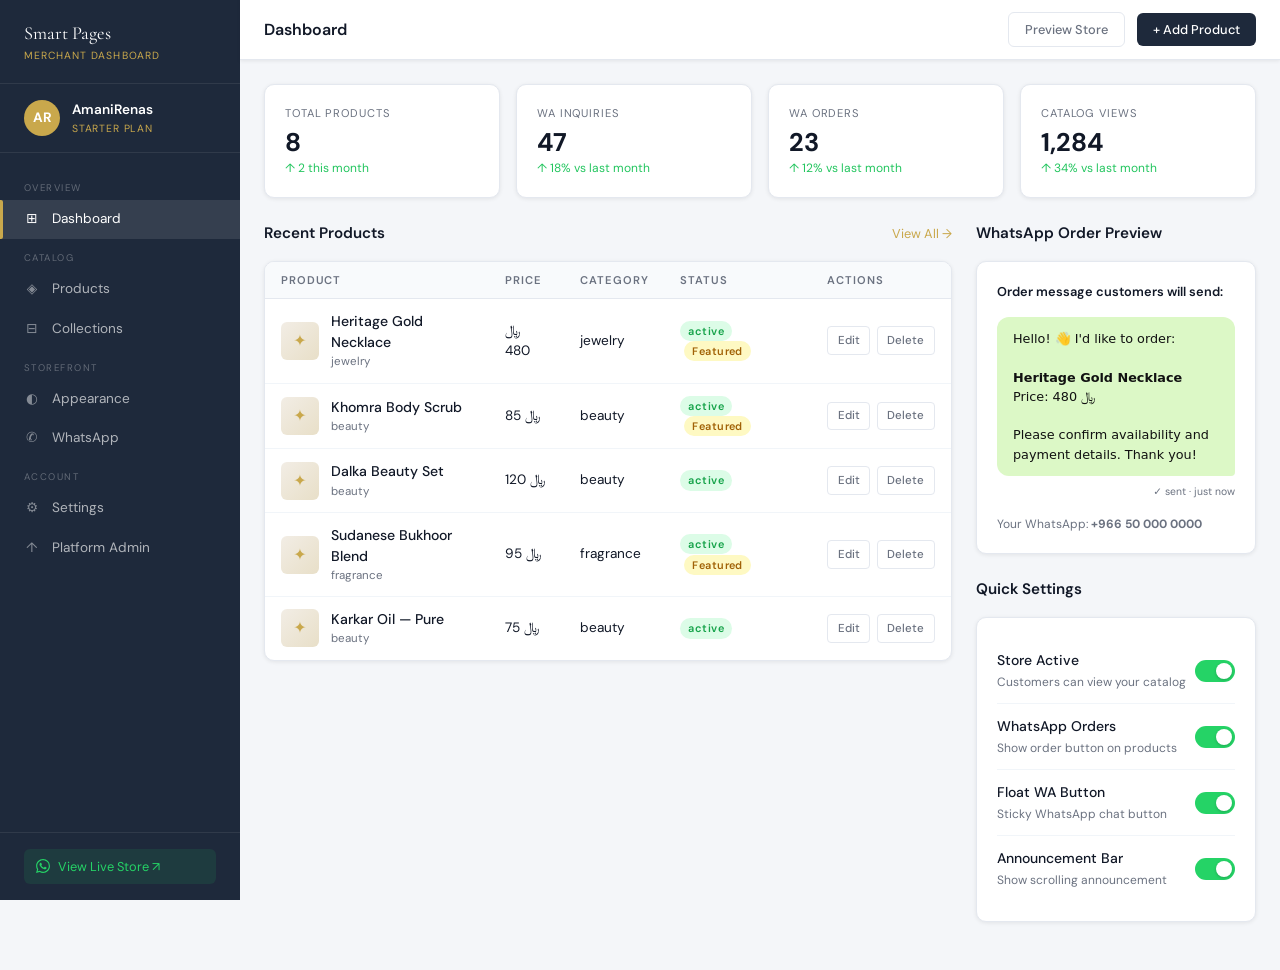
<file: whatsapp-catalog-platform/merchant/dashboard.html>
<!DOCTYPE html>
<html lang="en">
<head>
  <meta charset="UTF-8">
  <meta name="viewport" content="width=device-width, initial-scale=1.0">
  <title>Merchant Dashboard — Smart Pages</title>
  <link rel="preconnect" href="https://fonts.googleapis.com">
  <link href="https://fonts.googleapis.com/css2?family=Cormorant+Garamond:ital,wght@0,300;0,400;0,500&family=DM+Sans:wght@300;400;500;600&display=swap" rel="stylesheet">
  <style>
    :root {
      --c-bg: #f4f6f9;
      --c-surface: #ffffff;
      --c-border: #e4e8ef;
      --c-text: #111827;
      --c-text-muted: #6b7280;
      --c-accent: #C9A84C;
      --c-wa: #25D366;
      --c-wa-dark: #128C7E;
      --c-danger: #ef4444;
      --c-success: #22c55e;
      --c-warning: #f59e0b;
      --c-primary: #1e293b;
      --sidebar-w: 240px;
      --header-h: 60px;
      --font-body: 'DM Sans', system-ui, sans-serif;
      --font-display: 'Cormorant Garamond', serif;
      --radius: 10px;
      --shadow: 0 1px 4px rgba(0,0,0,.08);
    }
    *, *::before, *::after { box-sizing: border-box; margin: 0; padding: 0; }
    body { font-family: var(--font-body); background: var(--c-bg); color: var(--c-text); font-size: 14px; line-height: 1.5; }
    a { text-decoration: none; color: inherit; }
    button { cursor: pointer; font: inherit; border: none; }

    /* ─── Layout ─── */
    .dashboard {
      display: grid;
      grid-template-columns: var(--sidebar-w) 1fr;
      grid-template-rows: var(--header-h) 1fr;
      min-height: 100vh;
    }

    /* ─── Sidebar ─── */
    .sidebar {
      grid-row: 1 / -1;
      background: var(--c-primary);
      color: rgba(255,255,255,.85);
      display: flex;
      flex-direction: column;
      padding: 0;
      position: sticky;
      top: 0;
      height: 100vh;
      overflow-y: auto;
    }
    .sidebar__brand {
      padding: 1.25rem 1.5rem;
      border-bottom: 1px solid rgba(255,255,255,.08);
    }
    .sidebar__brand-name {
      font-family: var(--font-display);
      font-size: 1.15rem;
      font-weight: 400;
      color: white;
    }
    .sidebar__brand-sub {
      font-size: .65rem;
      letter-spacing: .1em;
      text-transform: uppercase;
      color: var(--c-accent);
    }
    .sidebar__merchant {
      padding: 1rem 1.5rem;
      display: flex;
      align-items: center;
      gap: .75rem;
      border-bottom: 1px solid rgba(255,255,255,.08);
    }
    .merchant-avatar {
      width: 36px; height: 36px;
      border-radius: 50%;
      background: var(--c-accent);
      display: flex; align-items: center; justify-content: center;
      font-size: .85rem;
      font-weight: 700;
      color: white;
      flex-shrink: 0;
    }
    .merchant-info__name { font-size: .85rem; font-weight: 600; color: white; }
    .merchant-info__plan {
      font-size: .65rem;
      color: var(--c-accent);
      letter-spacing: .08em;
      text-transform: uppercase;
    }
    .sidebar__nav { flex: 1; padding: 1rem 0; }
    .nav-group__label {
      font-size: .6rem;
      letter-spacing: .15em;
      text-transform: uppercase;
      color: rgba(255,255,255,.3);
      padding: .75rem 1.5rem .25rem;
    }
    .nav-item {
      display: flex;
      align-items: center;
      gap: .75rem;
      padding: .6rem 1.5rem;
      font-size: .85rem;
      color: rgba(255,255,255,.65);
      border-radius: 0;
      transition: background .15s, color .15s;
      position: relative;
    }
    .nav-item:hover { background: rgba(255,255,255,.06); color: white; }
    .nav-item.is-active {
      background: rgba(255,255,255,.1);
      color: white;
    }
    .nav-item.is-active::before {
      content: '';
      position: absolute;
      left: 0; top: 0; bottom: 0;
      width: 3px;
      background: var(--c-accent);
      border-radius: 0 2px 2px 0;
    }
    .nav-item__icon { width: 16px; text-align: center; flex-shrink: 0; opacity: .7; }
    .nav-item.is-active .nav-item__icon { opacity: 1; }

    .sidebar__footer {
      padding: 1rem 1.5rem;
      border-top: 1px solid rgba(255,255,255,.08);
    }
    .sidebar__store-link {
      display: flex;
      align-items: center;
      gap: .5rem;
      font-size: .8rem;
      color: var(--c-wa);
      padding: .5rem .75rem;
      background: rgba(37,211,102,.1);
      border-radius: 6px;
      transition: background .15s;
    }
    .sidebar__store-link:hover { background: rgba(37,211,102,.18); }

    /* ─── Top Bar ─── */
    .topbar {
      grid-column: 2;
      background: var(--c-surface);
      border-bottom: 1px solid var(--c-border);
      display: flex;
      align-items: center;
      justify-content: space-between;
      padding: 0 1.5rem;
      position: sticky;
      top: 0;
      z-index: 10;
      box-shadow: var(--shadow);
    }
    .topbar__title { font-size: 1rem; font-weight: 600; }
    .topbar__actions { display: flex; align-items: center; gap: .75rem; }
    .topbar__btn {
      padding: .45rem 1rem;
      border-radius: 6px;
      font-size: .8rem;
      font-weight: 500;
      transition: all .15s;
    }
    .topbar__btn--primary {
      background: var(--c-primary);
      color: white;
    }
    .topbar__btn--primary:hover { background: #334155; }
    .topbar__btn--ghost {
      background: transparent;
      color: var(--c-text-muted);
      border: 1px solid var(--c-border);
    }
    .topbar__btn--ghost:hover { background: var(--c-bg); color: var(--c-text); }

    /* ─── Main Content ─── */
    .main-content {
      grid-column: 2;
      padding: 1.5rem;
      overflow-y: auto;
    }

    /* ─── Stat Cards ─── */
    .stats-grid {
      display: grid;
      grid-template-columns: repeat(auto-fit, minmax(180px, 1fr));
      gap: 1rem;
      margin-bottom: 1.5rem;
    }
    .stat-card {
      background: var(--c-surface);
      border: 1px solid var(--c-border);
      border-radius: var(--radius);
      padding: 1.25rem;
      box-shadow: var(--shadow);
    }
    .stat-card__label {
      font-size: .7rem;
      letter-spacing: .08em;
      text-transform: uppercase;
      color: var(--c-text-muted);
      margin-bottom: .5rem;
    }
    .stat-card__value {
      font-size: 1.6rem;
      font-weight: 700;
      color: var(--c-text);
      line-height: 1;
      margin-bottom: .25rem;
    }
    .stat-card__delta {
      font-size: .75rem;
      display: flex;
      align-items: center;
      gap: 4px;
    }
    .stat-card__delta--up { color: var(--c-success); }
    .stat-card__delta--down { color: var(--c-danger); }

    /* ─── Section ─── */
    .section { margin-bottom: 1.5rem; }
    .section__header {
      display: flex;
      align-items: center;
      justify-content: space-between;
      margin-bottom: 1rem;
    }
    .section__title { font-size: .95rem; font-weight: 600; }
    .section__action { font-size: .8rem; color: var(--c-accent); }
    .section__action:hover { text-decoration: underline; }

    /* ─── Product Table ─── */
    .product-table {
      background: var(--c-surface);
      border: 1px solid var(--c-border);
      border-radius: var(--radius);
      overflow: hidden;
      box-shadow: var(--shadow);
    }
    .product-table table {
      width: 100%;
      border-collapse: collapse;
    }
    .product-table th {
      background: #f8fafc;
      text-align: left;
      padding: .6rem 1rem;
      font-size: .7rem;
      letter-spacing: .08em;
      text-transform: uppercase;
      color: var(--c-text-muted);
      border-bottom: 1px solid var(--c-border);
      font-weight: 600;
    }
    .product-table td {
      padding: .75rem 1rem;
      border-bottom: 1px solid #f1f5f9;
      font-size: .85rem;
      vertical-align: middle;
    }
    .product-table tr:last-child td { border-bottom: none; }
    .product-table tr:hover td { background: #fafafa; }

    .product-thumb {
      width: 38px; height: 38px;
      border-radius: 6px;
      background: linear-gradient(135deg, #f2ede5, #e8dfc8);
      display: flex; align-items: center; justify-content: center;
      font-size: 1rem;
      color: var(--c-accent);
      flex-shrink: 0;
    }
    .product-name-cell {
      display: flex;
      align-items: center;
      gap: .75rem;
    }
    .product-name-cell__title { font-weight: 500; font-size: .88rem; }
    .product-name-cell__cat { font-size: .72rem; color: var(--c-text-muted); }

    .badge {
      display: inline-block;
      padding: 2px 8px;
      border-radius: 999px;
      font-size: .68rem;
      font-weight: 600;
      letter-spacing: .04em;
    }
    .badge--active   { background: #dcfce7; color: #16a34a; }
    .badge--draft    { background: #f1f5f9; color: #64748b; }
    .badge--featured { background: #fef9c3; color: #a16207; }

    .tbl-actions { display: flex; gap: .4rem; }
    .tbl-btn {
      padding: .3rem .6rem;
      border-radius: 4px;
      font-size: .72rem;
      font-weight: 500;
      border: 1px solid var(--c-border);
      background: transparent;
      color: var(--c-text-muted);
      transition: all .12s;
    }
    .tbl-btn:hover { background: var(--c-bg); color: var(--c-text); }
    .tbl-btn--danger:hover { background: #fef2f2; color: var(--c-danger); border-color: var(--c-danger); }

    /* ─── WA Preview ─── */
    .wa-preview {
      background: var(--c-surface);
      border: 1px solid var(--c-border);
      border-radius: var(--radius);
      padding: 1.25rem;
      box-shadow: var(--shadow);
    }
    .wa-preview__title { font-size: .8rem; font-weight: 600; margin-bottom: 1rem; }
    .wa-bubble {
      background: #dcf8c6;
      border-radius: 12px 12px 4px 12px;
      padding: .75rem 1rem;
      font-size: .8rem;
      line-height: 1.5;
      color: #111;
      max-width: 260px;
      margin-bottom: .5rem;
      white-space: pre-line;
      font-family: system-ui;
    }
    .wa-bubble__meta {
      font-size: .65rem;
      color: var(--c-text-muted);
      text-align: right;
      margin-top: .25rem;
    }

    /* ─── Add Product Modal ─── */
    .modal-overlay {
      position: fixed; inset: 0;
      background: rgba(0,0,0,.45);
      z-index: 100;
      display: flex;
      align-items: center;
      justify-content: center;
      opacity: 0; pointer-events: none;
      transition: opacity .2s;
    }
    .modal-overlay.is-open { opacity: 1; pointer-events: all; }
    .modal {
      background: white;
      border-radius: 12px;
      width: 100%;
      max-width: 480px;
      padding: 1.5rem;
      box-shadow: 0 20px 60px rgba(0,0,0,.2);
      transform: scale(.96);
      transition: transform .2s;
    }
    .modal-overlay.is-open .modal { transform: scale(1); }
    .modal__header {
      display: flex;
      justify-content: space-between;
      align-items: center;
      margin-bottom: 1.25rem;
    }
    .modal__title { font-size: 1rem; font-weight: 600; }
    .modal__close { color: var(--c-text-muted); font-size: 1.1rem; }
    .form-group { margin-bottom: 1rem; }
    .form-label {
      display: block;
      font-size: .75rem;
      font-weight: 600;
      color: var(--c-text-muted);
      margin-bottom: .35rem;
      letter-spacing: .04em;
    }
    .form-input, .form-select, .form-textarea {
      width: 100%;
      border: 1px solid var(--c-border);
      border-radius: 6px;
      padding: .55rem .75rem;
      font: inherit;
      font-size: .875rem;
      color: var(--c-text);
      background: white;
      outline: none;
      transition: border-color .15s;
    }
    .form-input:focus, .form-select:focus, .form-textarea:focus {
      border-color: var(--c-accent);
    }
    .form-textarea { resize: vertical; min-height: 80px; }
    .form-row { display: grid; grid-template-columns: 1fr 1fr; gap: .75rem; }
    .modal__footer {
      display: flex;
      justify-content: flex-end;
      gap: .6rem;
      margin-top: 1.25rem;
    }
    .btn-save {
      background: var(--c-primary);
      color: white;
      padding: .55rem 1.25rem;
      border-radius: 6px;
      font-size: .875rem;
      font-weight: 500;
    }
    .btn-save:hover { background: #334155; }
    .btn-cancel {
      background: transparent;
      border: 1px solid var(--c-border);
      color: var(--c-text-muted);
      padding: .55rem 1rem;
      border-radius: 6px;
      font-size: .875rem;
    }

    /* ─── Alert / Toast ─── */
    .toast {
      position: fixed;
      bottom: 1.5rem; right: 1.5rem;
      background: var(--c-text);
      color: white;
      padding: .75rem 1.25rem;
      border-radius: 8px;
      font-size: .85rem;
      display: flex;
      align-items: center;
      gap: .5rem;
      box-shadow: var(--shadow);
      opacity: 0;
      transform: translateY(8px);
      transition: all .25s;
      z-index: 999;
    }
    .toast.is-visible { opacity: 1; transform: translateY(0); }

    /* ─── WA Settings panel ─── */
    .settings-panel {
      background: var(--c-surface);
      border: 1px solid var(--c-border);
      border-radius: var(--radius);
      padding: 1.25rem;
      box-shadow: var(--shadow);
    }
    .settings-row {
      display: flex;
      align-items: center;
      justify-content: space-between;
      padding: .75rem 0;
      border-bottom: 1px solid #f1f5f9;
    }
    .settings-row:last-child { border-bottom: none; }
    .settings-row__label { font-size: .875rem; font-weight: 500; }
    .settings-row__sub { font-size: .75rem; color: var(--c-text-muted); margin-top: 2px; }
    .toggle {
      width: 40px; height: 22px;
      background: var(--c-border);
      border-radius: 999px;
      position: relative;
      cursor: pointer;
      transition: background .2s;
      flex-shrink: 0;
    }
    .toggle.is-on { background: var(--c-wa); }
    .toggle::after {
      content: '';
      position: absolute;
      top: 3px; left: 3px;
      width: 16px; height: 16px;
      background: white;
      border-radius: 50%;
      transition: transform .2s;
      box-shadow: 0 1px 3px rgba(0,0,0,.2);
    }
    .toggle.is-on::after { transform: translateX(18px); }

    /* ─── Two-col side panel ─── */
    .two-col { display: grid; grid-template-columns: 1fr 280px; gap: 1.5rem; align-items: start; }
    @media (max-width: 1024px) { .two-col { grid-template-columns: 1fr; } }
  </style>
</head>
<body>
<div class="dashboard">

  <!-- ═══════════════ SIDEBAR ═══════════════ -->
  <aside class="sidebar">
    <div class="sidebar__brand">
      <div class="sidebar__brand-name">Smart Pages</div>
      <div class="sidebar__brand-sub">Merchant Dashboard</div>
    </div>

    <div class="sidebar__merchant">
      <div class="merchant-avatar">AR</div>
      <div class="merchant-info">
        <div class="merchant-info__name">AmaniRenas</div>
        <div class="merchant-info__plan">Starter Plan</div>
      </div>
    </div>

    <nav class="sidebar__nav">
      <div class="nav-group__label">Overview</div>
      <a class="nav-item is-active" href="#" data-page="dashboard">
        <span class="nav-item__icon">⊞</span> Dashboard
      </a>

      <div class="nav-group__label">Catalog</div>
      <a class="nav-item" href="#" data-page="products">
        <span class="nav-item__icon">◈</span> Products
      </a>
      <a class="nav-item" href="#" data-page="collections">
        <span class="nav-item__icon">⊟</span> Collections
      </a>

      <div class="nav-group__label">Storefront</div>
      <a class="nav-item" href="#" data-page="appearance">
        <span class="nav-item__icon">◐</span> Appearance
      </a>
      <a class="nav-item" href="#" data-page="whatsapp">
        <span class="nav-item__icon">✆</span> WhatsApp
      </a>

      <div class="nav-group__label">Account</div>
      <a class="nav-item" href="#" data-page="settings">
        <span class="nav-item__icon">⚙</span> Settings
      </a>
      <a class="nav-item" href="admin.html">
        <span class="nav-item__icon">↑</span> Platform Admin
      </a>
    </nav>

    <div class="sidebar__footer">
      <a href="index.html" class="sidebar__store-link" target="_blank">
        <svg width="14" height="14" viewBox="0 0 24 24" fill="currentColor"><path d="M17.472 14.382c-.297-.149-1.758-.867-2.03-.967-.273-.099-.471-.148-.67.15-.197.297-.767.966-.94 1.164-.173.199-.347.223-.644.075-.297-.15-1.255-.463-2.39-1.475-.883-.788-1.48-1.761-1.653-2.059-.173-.297-.018-.458.13-.606.134-.133.298-.347.446-.52.149-.174.198-.298.298-.497.099-.198.05-.371-.025-.52-.075-.149-.669-1.612-.916-2.207-.242-.579-.487-.5-.669-.51a12.8 12.8 0 0 0-.57-.01c-.198 0-.52.074-.792.372-.272.297-1.04 1.016-1.04 2.479 0 1.462 1.065 2.875 1.213 3.074.149.198 2.096 3.2 5.077 4.487.709.306 1.262.489 1.694.625.712.227 1.36.195 1.871.118.571-.085 1.758-.719 2.006-1.413.248-.694.248-1.289.173-1.413-.074-.124-.272-.198-.57-.347m-5.421 7.403h-.004a9.87 9.87 0 0 1-5.031-1.378l-.361-.214-3.741.982.998-3.648-.235-.374a9.86 9.86 0 0 1-1.51-5.26c.001-5.45 4.436-9.884 9.888-9.884 2.64 0 5.122 1.03 6.988 2.898a9.825 9.825 0 0 1 2.893 6.994c-.003 5.45-4.437 9.884-9.885 9.884m8.413-18.297A11.815 11.815 0 0 0 12.05 0C5.495 0 .16 5.335.157 11.892c0 2.096.547 4.142 1.588 5.945L.057 24l6.305-1.654a11.882 11.882 0 0 0 5.683 1.448h.005c6.554 0 11.89-5.335 11.893-11.893a11.821 11.821 0 0 0-3.48-8.413Z"/></svg>
        View Live Store ↗
      </a>
    </div>
  </aside>

  <!-- ═══════════════ TOP BAR ═══════════════ -->
  <header class="topbar">
    <div class="topbar__title" id="pageTitle">Dashboard</div>
    <div class="topbar__actions">
      <button class="topbar__btn topbar__btn--ghost" onclick="showToast('Catalog preview opened')">Preview Store</button>
      <button class="topbar__btn topbar__btn--primary" id="addProductBtn">+ Add Product</button>
    </div>
  </header>

  <!-- ═══════════════ MAIN CONTENT ═══════════════ -->
  <main class="main-content" id="mainContent">

    <!-- ──── DASHBOARD PAGE ──── -->
    <div id="page-dashboard">
      <!-- Stats -->
      <div class="stats-grid">
        <div class="stat-card">
          <div class="stat-card__label">Total Products</div>
          <div class="stat-card__value">8</div>
          <div class="stat-card__delta stat-card__delta--up">↑ 2 this month</div>
        </div>
        <div class="stat-card">
          <div class="stat-card__label">WA Inquiries</div>
          <div class="stat-card__value">47</div>
          <div class="stat-card__delta stat-card__delta--up">↑ 18% vs last month</div>
        </div>
        <div class="stat-card">
          <div class="stat-card__label">WA Orders</div>
          <div class="stat-card__value">23</div>
          <div class="stat-card__delta stat-card__delta--up">↑ 12% vs last month</div>
        </div>
        <div class="stat-card">
          <div class="stat-card__label">Catalog Views</div>
          <div class="stat-card__value">1,284</div>
          <div class="stat-card__delta stat-card__delta--up">↑ 34% vs last month</div>
        </div>
      </div>

      <div class="two-col">
        <div>
          <!-- Products Table -->
          <div class="section">
            <div class="section__header">
              <div class="section__title">Recent Products</div>
              <a href="#" class="section__action" data-page="products">View All →</a>
            </div>
            <div class="product-table">
              <table>
                <thead>
                  <tr>
                    <th>Product</th>
                    <th>Price</th>
                    <th>Category</th>
                    <th>Status</th>
                    <th>Actions</th>
                  </tr>
                </thead>
                <tbody id="dashProductTable"></tbody>
              </table>
            </div>
          </div>
        </div>

        <div>
          <!-- WhatsApp Preview -->
          <div class="section">
            <div class="section__header">
              <div class="section__title">WhatsApp Order Preview</div>
            </div>
            <div class="wa-preview">
              <div class="wa-preview__title">Order message customers will send:</div>
              <div class="wa-bubble">Hello! 👋 I'd like to order:

<strong>Heritage Gold Necklace</strong>
Price: ﷼ 480

Please confirm availability and payment details. Thank you!</div>
              <div class="wa-bubble__meta">✓ sent · just now</div>
              <div style="margin-top:1rem;font-size:.75rem;color:var(--c-text-muted)">
                Your WhatsApp: <strong>+966 50 000 0000</strong>
              </div>
            </div>
          </div>

          <!-- WA Settings -->
          <div class="section">
            <div class="section__header">
              <div class="section__title">Quick Settings</div>
            </div>
            <div class="settings-panel">
              <div class="settings-row">
                <div>
                  <div class="settings-row__label">Store Active</div>
                  <div class="settings-row__sub">Customers can view your catalog</div>
                </div>
                <div class="toggle is-on" onclick="this.classList.toggle('is-on')"></div>
              </div>
              <div class="settings-row">
                <div>
                  <div class="settings-row__label">WhatsApp Orders</div>
                  <div class="settings-row__sub">Show order button on products</div>
                </div>
                <div class="toggle is-on" onclick="this.classList.toggle('is-on')"></div>
              </div>
              <div class="settings-row">
                <div>
                  <div class="settings-row__label">Float WA Button</div>
                  <div class="settings-row__sub">Sticky WhatsApp chat button</div>
                </div>
                <div class="toggle is-on" onclick="this.classList.toggle('is-on')"></div>
              </div>
              <div class="settings-row">
                <div>
                  <div class="settings-row__label">Announcement Bar</div>
                  <div class="settings-row__sub">Show scrolling announcement</div>
                </div>
                <div class="toggle is-on" onclick="this.classList.toggle('is-on')"></div>
              </div>
            </div>
          </div>
        </div>
      </div>
    </div>

  </main>
</div>

<!-- ─── Add Product Modal ─── -->
<div class="modal-overlay" id="addProductModal">
  <div class="modal">
    <div class="modal__header">
      <div class="modal__title">Add New Product</div>
      <button class="modal__close" id="closeModal">✕</button>
    </div>
    <div class="form-group">
      <label class="form-label">Product Title *</label>
      <input class="form-input" type="text" placeholder="e.g. Heritage Gold Necklace" id="newProductTitle">
    </div>
    <div class="form-row">
      <div class="form-group">
        <label class="form-label">Price (SAR) *</label>
        <input class="form-input" type="number" placeholder="480" id="newProductPrice">
      </div>
      <div class="form-group">
        <label class="form-label">Compare At Price</label>
        <input class="form-input" type="number" placeholder="620">
      </div>
    </div>
    <div class="form-row">
      <div class="form-group">
        <label class="form-label">Category</label>
        <select class="form-select" id="newProductCategory">
          <option value="jewelry">Jewelry</option>
          <option value="beauty">Beauty</option>
          <option value="fragrance">Fragrance</option>
          <option value="oils">Oils</option>
        </select>
      </div>
      <div class="form-group">
        <label class="form-label">Badge</label>
        <input class="form-input" type="text" placeholder="New, Sale, Bestseller…">
      </div>
    </div>
    <div class="form-group">
      <label class="form-label">Description</label>
      <textarea class="form-textarea" placeholder="Describe the product…" id="newProductDesc"></textarea>
    </div>
    <div class="form-group">
      <label class="form-label">WhatsApp Number (leave blank to use store default)</label>
      <input class="form-input" type="text" placeholder="+966 50 000 0000">
    </div>
    <div class="modal__footer">
      <button class="btn-cancel" id="cancelModal">Cancel</button>
      <button class="btn-save" id="saveProduct">Save Product</button>
    </div>
  </div>
</div>

<!-- Toast -->
<div class="toast" id="toast"></div>

<script>
  // ─── Sample data ───
  const products = [
    { id:'p1', title:'Heritage Gold Necklace',    price:480, category:'jewelry',   status:'active',   featured:true  },
    { id:'p2', title:'Khomra Body Scrub',          price:85,  category:'beauty',    status:'active',   featured:true  },
    { id:'p3', title:'Dalka Beauty Set',           price:120, category:'beauty',    status:'active',   featured:false },
    { id:'p4', title:'Sudanese Bukhoor Blend',     price:95,  category:'fragrance', status:'active',   featured:true  },
    { id:'p5', title:'Karkar Oil — Pure',          price:75,  category:'beauty',    status:'active',   featured:false },
    { id:'p6', title:'Traditional Gold Bangle Set',price:320, category:'jewelry',   status:'draft',    featured:false },
    { id:'p7', title:'Nubian Silver Drop Earrings',price:145, category:'jewelry',   status:'active',   featured:false },
    { id:'p8', title:'Cold-Pressed Sesame Oil',    price:55,  category:'beauty',    status:'active',   featured:false },
  ];

  // ─── Render table ───
  function renderDashTable() {
    const tbody = document.getElementById('dashProductTable');
    if (!tbody) return;
    tbody.innerHTML = products.slice(0, 5).map(p => `
      <tr>
        <td>
          <div class="product-name-cell">
            <div class="product-thumb">✦</div>
            <div>
              <div class="product-name-cell__title">${p.title}</div>
              <div class="product-name-cell__cat">${p.category}</div>
            </div>
          </div>
        </td>
        <td>﷼ ${p.price}</td>
        <td>${p.category}</td>
        <td>
          <span class="badge badge--${p.status}">${p.status}</span>
          ${p.featured ? '<span class="badge badge--featured" style="margin-left:4px">Featured</span>' : ''}
        </td>
        <td>
          <div class="tbl-actions">
            <button class="tbl-btn" onclick="showToast('Edit: ${p.title}')">Edit</button>
            <button class="tbl-btn tbl-btn--danger" onclick="showToast('Deleted: ${p.title}')">Delete</button>
          </div>
        </td>
      </tr>
    `).join('');
  }
  renderDashTable();

  // ─── Nav ───
  document.querySelectorAll('[data-page]').forEach(el => {
    el.addEventListener('click', e => {
      e.preventDefault();
      document.querySelectorAll('.nav-item').forEach(n => n.classList.remove('is-active'));
      el.classList.add('is-active');
      document.getElementById('pageTitle').textContent = el.textContent.trim();
    });
  });

  // ─── Modal ───
  const modalOverlay = document.getElementById('addProductModal');
  document.getElementById('addProductBtn').onclick = () => modalOverlay.classList.add('is-open');
  document.getElementById('closeModal').onclick = () => modalOverlay.classList.remove('is-open');
  document.getElementById('cancelModal').onclick = () => modalOverlay.classList.remove('is-open');
  modalOverlay.addEventListener('click', e => { if (e.target === modalOverlay) modalOverlay.classList.remove('is-open'); });

  document.getElementById('saveProduct').addEventListener('click', () => {
    const title = document.getElementById('newProductTitle').value.trim();
    const price = document.getElementById('newProductPrice').value;
    if (!title || !price) { showToast('Please fill in title and price', 'error'); return; }
    showToast(`Product "${title}" saved successfully ✓`);
    modalOverlay.classList.remove('is-open');
  });

  // ─── Toast ───
  function showToast(msg, type = 'success') {
    const t = document.getElementById('toast');
    t.textContent = (type === 'success' ? '✓ ' : '✗ ') + msg;
    t.style.background = type === 'error' ? '#ef4444' : '#111827';
    t.classList.add('is-visible');
    setTimeout(() => t.classList.remove('is-visible'), 3000);
  }
</script>
</body>
</html>
</file>
